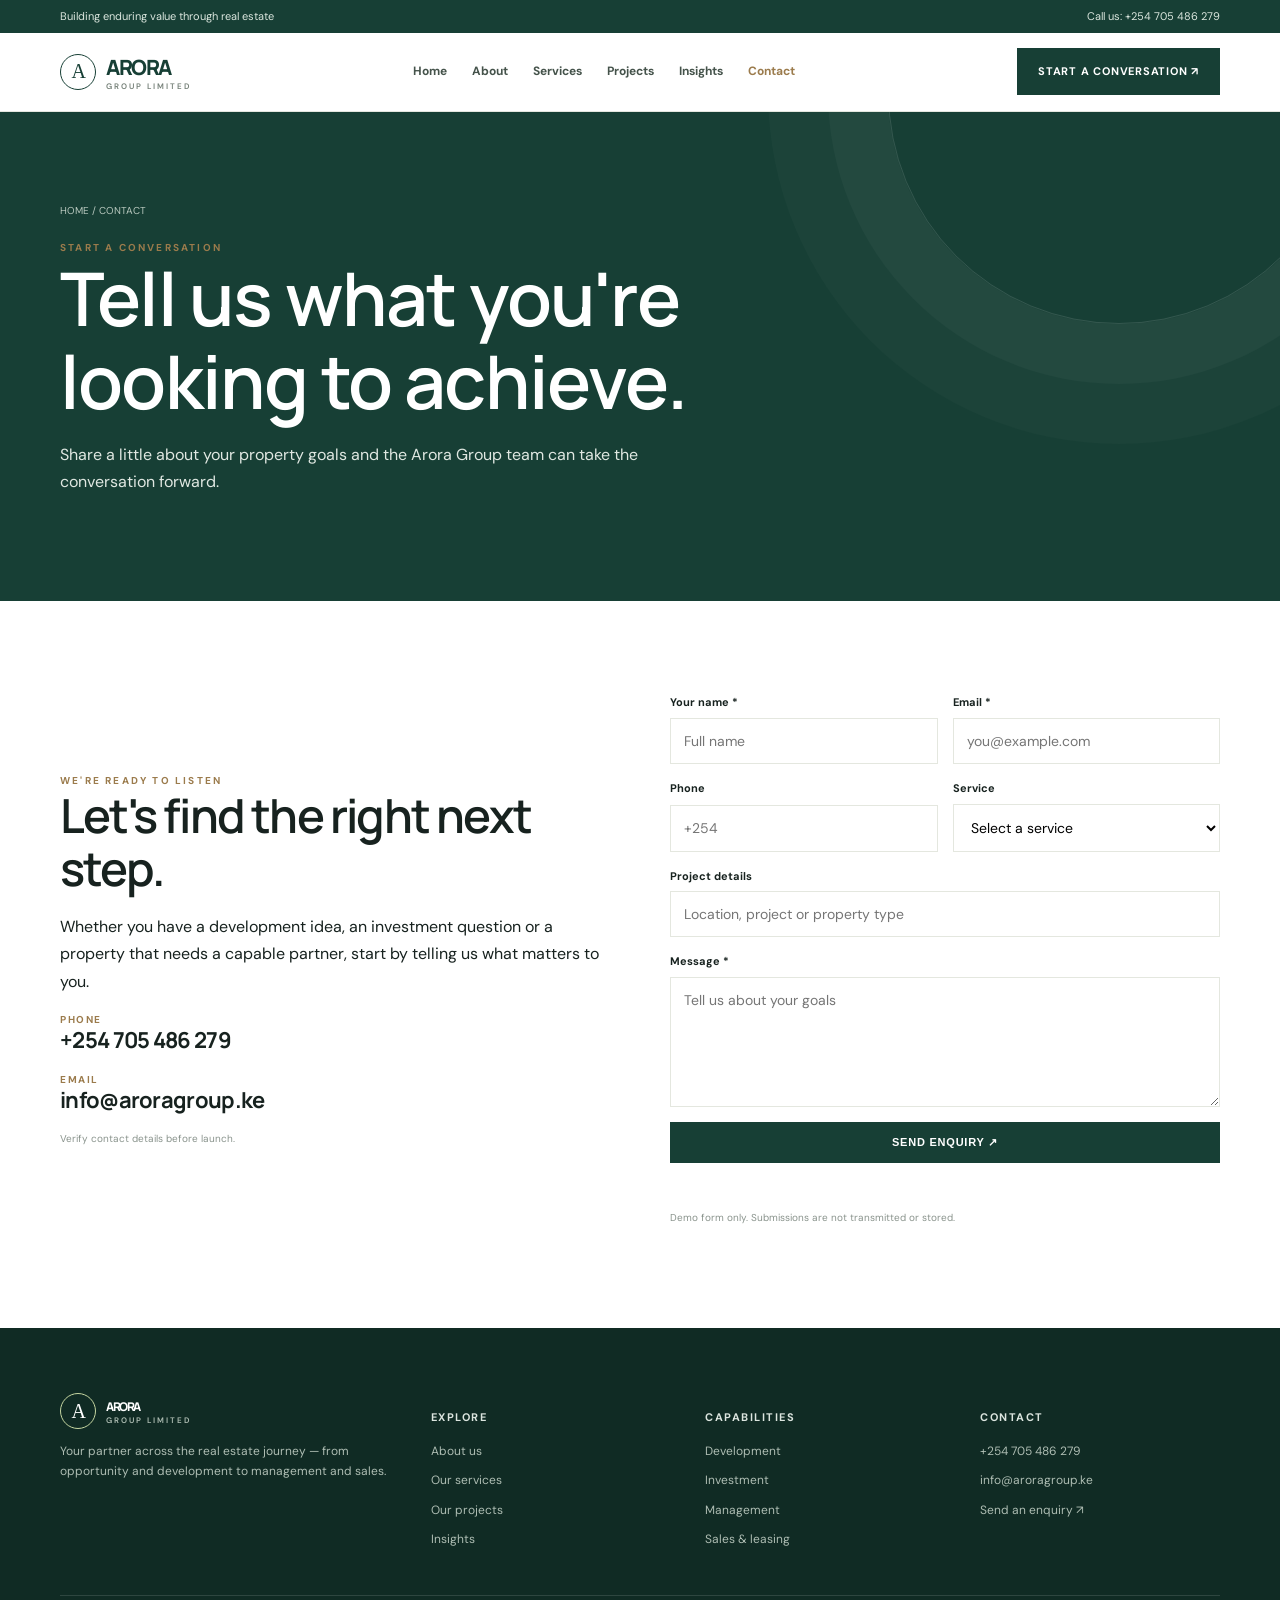
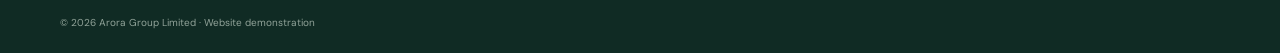
<file: contact.html>
<!doctype html><html lang="en-KE"><head><meta charset="utf-8"><meta name="viewport" content="width=device-width,initial-scale=1"><title>Contact Arora Group | Real Estate Enquiries Kenya</title><meta name="description" content="Contact Arora Group to discuss property development, investment, management, sales or leasing."><meta name="robots" content="index,follow"><meta name="theme-color" content="#173f35"><meta property="og:title" content="Contact Arora Group | Real Estate Enquiries Kenya"><meta property="og:description" content="Contact Arora Group to discuss property development, investment, management, sales or leasing."><link rel="stylesheet" href="assets/styles.css"><script type="application/ld+json">{"@context": "https://schema.org", "@type": "Organization", "name": "Arora Group Limited", "url": "https://aroragroup.ke/", "telephone": "+254705486279", "description": "Kenyan real estate development, investment, management, sales and leasing."}</script></head><body><div class="top"><div class="wrap"><span>Building enduring value through real estate</span><span>Call us: +254 705 486 279</span></div></div><div class="navbox"><nav class="wrap"><a class="logo" href="index.html"><span class="mark">A</span><span>ARORA<small>GROUP LIMITED</small></span></a><button class="toggle" aria-label="Open menu">☰</button><div class="links"><a class="" href="index.html">Home</a><a class="" href="about.html">About</a><a class="" href="services.html">Services</a><a class="" href="projects.html">Projects</a><a class="" href="insights.html">Insights</a><a class="active" href="contact.html">Contact</a></div><a class="btn navcta" href="contact.html">START A CONVERSATION ↗</a></nav></div><main><section class="pagehero"><div class="wrap"><div class="crumb">HOME / CONTACT</div><div class="eyebrow">Start a conversation</div><h1>Tell us what you're looking to achieve.</h1><p>Share a little about your property goals and the Arora Group team can take the conversation forward.</p></div></section><section class="section"><div class="wrap grid2"><div><div class="eyebrow">We're ready to listen</div><h2>Let's find the right next step.</h2><p class="copy">Whether you have a development idea, an investment question or a property that needs a capable partner, start by telling us what matters to you.</p><div class="meta">PHONE</div><h3><a href="tel:+254705486279">+254 705 486 279</a></h3><div class="meta">EMAIL</div><h3><a href="mailto:info@aroragroup.ke">info@aroragroup.ke</a></h3><p style="font-size:10px;color:#89938c">Verify contact details before launch.</p></div><form data-demo-form><div class="formgrid"><div class="field"><label>Your name *</label><input required placeholder="Full name"></div><div class="field"><label>Email *</label><input type="email" required placeholder="you@example.com"></div><div class="field"><label>Phone</label><input type="tel" placeholder="+254"></div><div class="field"><label>Service</label><select><option>Select a service</option><option>Development</option><option>Investment</option><option>Management</option><option>Sales & leasing</option></select></div><div class="field full"><label>Project details</label><input placeholder="Location, project or property type"></div><div class="field full"><label>Message *</label><textarea required placeholder="Tell us about your goals"></textarea></div><div class="field full"><button class="btn">SEND ENQUIRY ↗</button><p class="notice" role="status" style="font-size:12px;color:#68736e"></p><p style="font-size:10px;color:#89938c">Demo form only. Submissions are not transmitted or stored.</p></div></div></form></div></section></main><footer class="footer"><div class="wrap"><div class="footgrid"><div><a class="logo" style="color:white" href="index.html"><span class="mark" style="border-color:#c5d6a1">A</span><span>ARORA<small style="color:#aebdb3">GROUP LIMITED</small></span></a><p>Your partner across the real estate journey — from opportunity and development to management and sales.</p></div><div><h4>Explore</h4><div class="footlinks"><a href="about.html">About us</a><a href="services.html">Our services</a><a href="projects.html">Our projects</a><a href="insights.html">Insights</a></div></div><div><h4>Capabilities</h4><div class="footlinks"><a href="services.html#development">Development</a><a href="services.html#investment">Investment</a><a href="services.html#management">Management</a><a href="services.html#sales">Sales & leasing</a></div></div><div><h4>Contact</h4><div class="footlinks"><a href="tel:+254705486279">+254 705 486 279</a><a href="mailto:info@aroragroup.ke">info@aroragroup.ke</a><a href="contact.html">Send an enquiry ↗</a></div></div></div><div class="copyright">© <span data-year>2026</span> Arora Group Limited · Website demonstration</div></div></footer><script src="assets/main.js"></script></body></html>
</file>
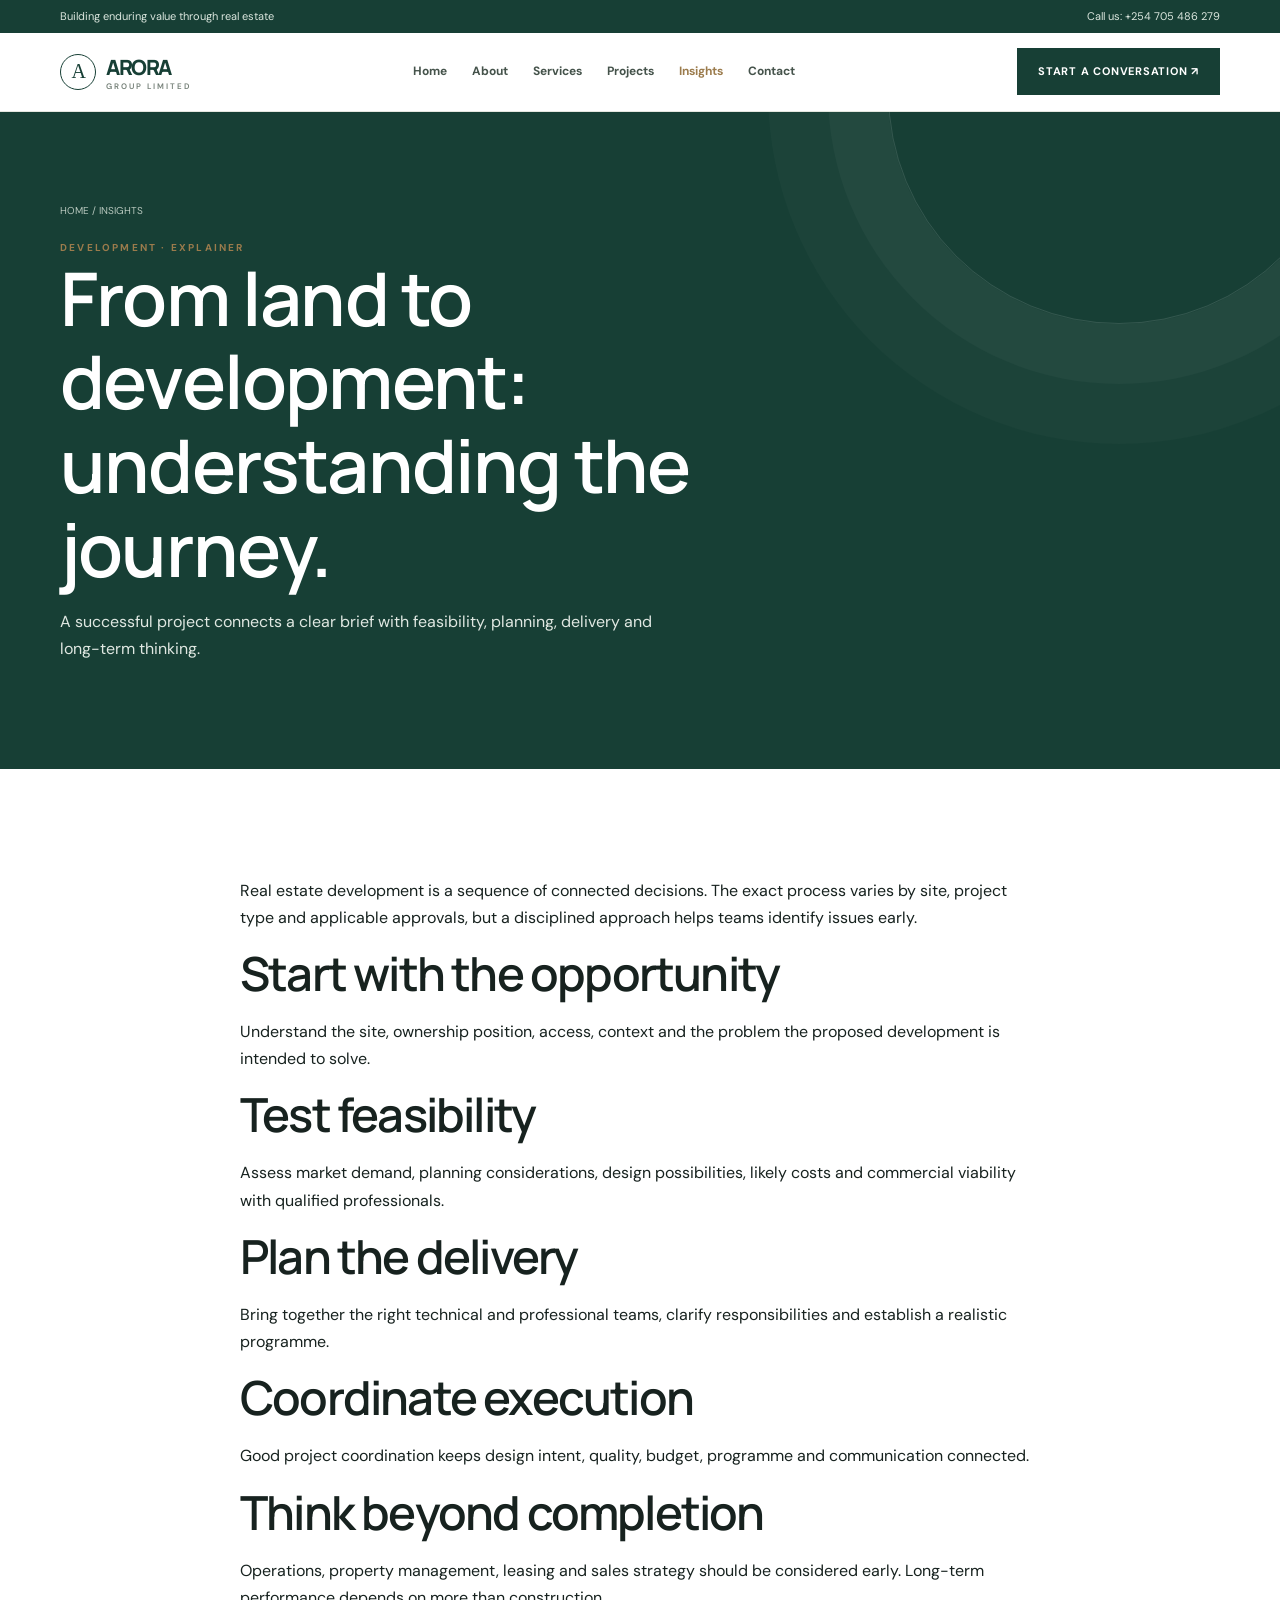
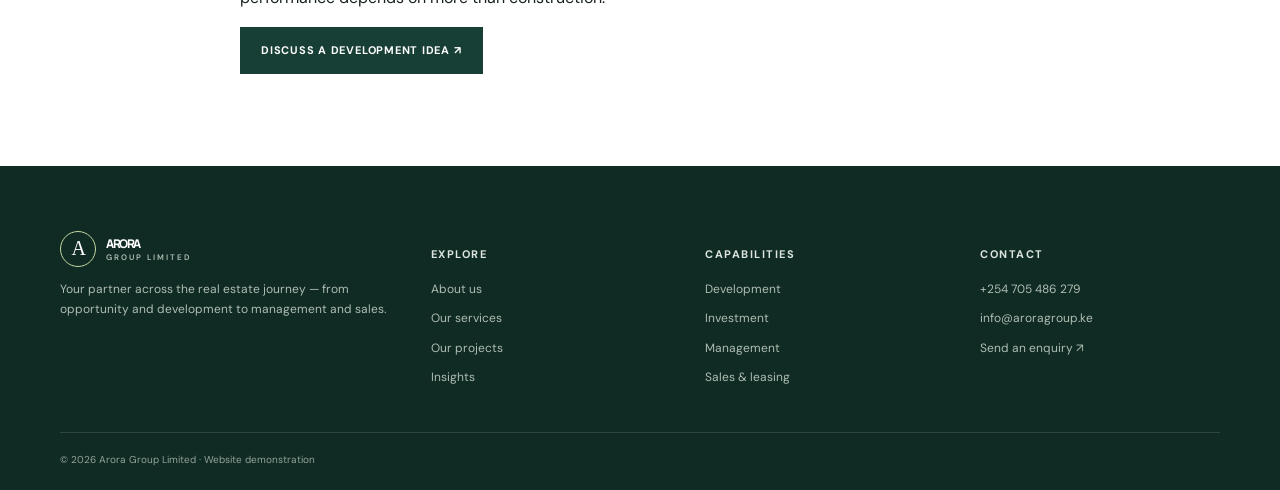
<file: from-land-to-development.html>
<!doctype html><html lang="en-KE"><head><meta charset="utf-8"><meta name="viewport" content="width=device-width,initial-scale=1"><title>From Land to Development | Arora Group</title><meta name="description" content="Understand the broad stages involved in taking a property development concept from opportunity through delivery."><meta name="robots" content="index,follow"><meta name="theme-color" content="#173f35"><meta property="og:title" content="From Land to Development | Arora Group"><meta property="og:description" content="Understand the broad stages involved in taking a property development concept from opportunity through delivery."><link rel="stylesheet" href="../assets/styles.css"><script type="application/ld+json">{"@context": "https://schema.org", "@type": "Organization", "name": "Arora Group Limited", "url": "https://aroragroup.ke/", "telephone": "+254705486279", "description": "Kenyan real estate development, investment, management, sales and leasing."}</script></head><body><div class="top"><div class="wrap"><span>Building enduring value through real estate</span><span>Call us: +254 705 486 279</span></div></div><div class="navbox"><nav class="wrap"><a class="logo" href="../index.html"><span class="mark">A</span><span>ARORA<small>GROUP LIMITED</small></span></a><button class="toggle" aria-label="Open menu">☰</button><div class="links"><a class="" href="../index.html">Home</a><a class="" href="../about.html">About</a><a class="" href="../services.html">Services</a><a class="" href="../projects.html">Projects</a><a class="active" href="../insights.html">Insights</a><a class="" href="../contact.html">Contact</a></div><a class="btn navcta" href="../contact.html">START A CONVERSATION ↗</a></nav></div><main><section class="pagehero"><div class="wrap"><div class="crumb"><a href="../index.html">HOME</a> / <a href="../insights.html">INSIGHTS</a></div><div class="eyebrow">Development · Explainer</div><h1>From land to development: understanding the journey.</h1><p>A successful project connects a clear brief with feasibility, planning, delivery and long-term thinking.</p></div></section><section class="section"><div class="wrap" style="max-width:800px"><p>Real estate development is a sequence of connected decisions. The exact process varies by site, project type and applicable approvals, but a disciplined approach helps teams identify issues early.</p><h2>Start with the opportunity</h2><p>Understand the site, ownership position, access, context and the problem the proposed development is intended to solve.</p><h2>Test feasibility</h2><p>Assess market demand, planning considerations, design possibilities, likely costs and commercial viability with qualified professionals.</p><h2>Plan the delivery</h2><p>Bring together the right technical and professional teams, clarify responsibilities and establish a realistic programme.</p><h2>Coordinate execution</h2><p>Good project coordination keeps design intent, quality, budget, programme and communication connected.</p><h2>Think beyond completion</h2><p>Operations, property management, leasing and sales strategy should be considered early. Long-term performance depends on more than construction.</p><a class="btn" href="../contact.html">DISCUSS A DEVELOPMENT IDEA ↗</a></div></section></main><footer class="footer"><div class="wrap"><div class="footgrid"><div><a class="logo" style="color:white" href="../index.html"><span class="mark" style="border-color:#c5d6a1">A</span><span>ARORA<small style="color:#aebdb3">GROUP LIMITED</small></span></a><p>Your partner across the real estate journey — from opportunity and development to management and sales.</p></div><div><h4>Explore</h4><div class="footlinks"><a href="../about.html">About us</a><a href="../services.html">Our services</a><a href="../projects.html">Our projects</a><a href="../insights.html">Insights</a></div></div><div><h4>Capabilities</h4><div class="footlinks"><a href="services.html#development">Development</a><a href="services.html#investment">Investment</a><a href="services.html#management">Management</a><a href="services.html#sales">Sales & leasing</a></div></div><div><h4>Contact</h4><div class="footlinks"><a href="tel:+254705486279">+254 705 486 279</a><a href="mailto:info@aroragroup.ke">info@aroragroup.ke</a><a href="../contact.html">Send an enquiry ↗</a></div></div></div><div class="copyright">© <span data-year>2026</span> Arora Group Limited · Website demonstration</div></div></footer><script src="../assets/main.js"></script></body></html>
</file>
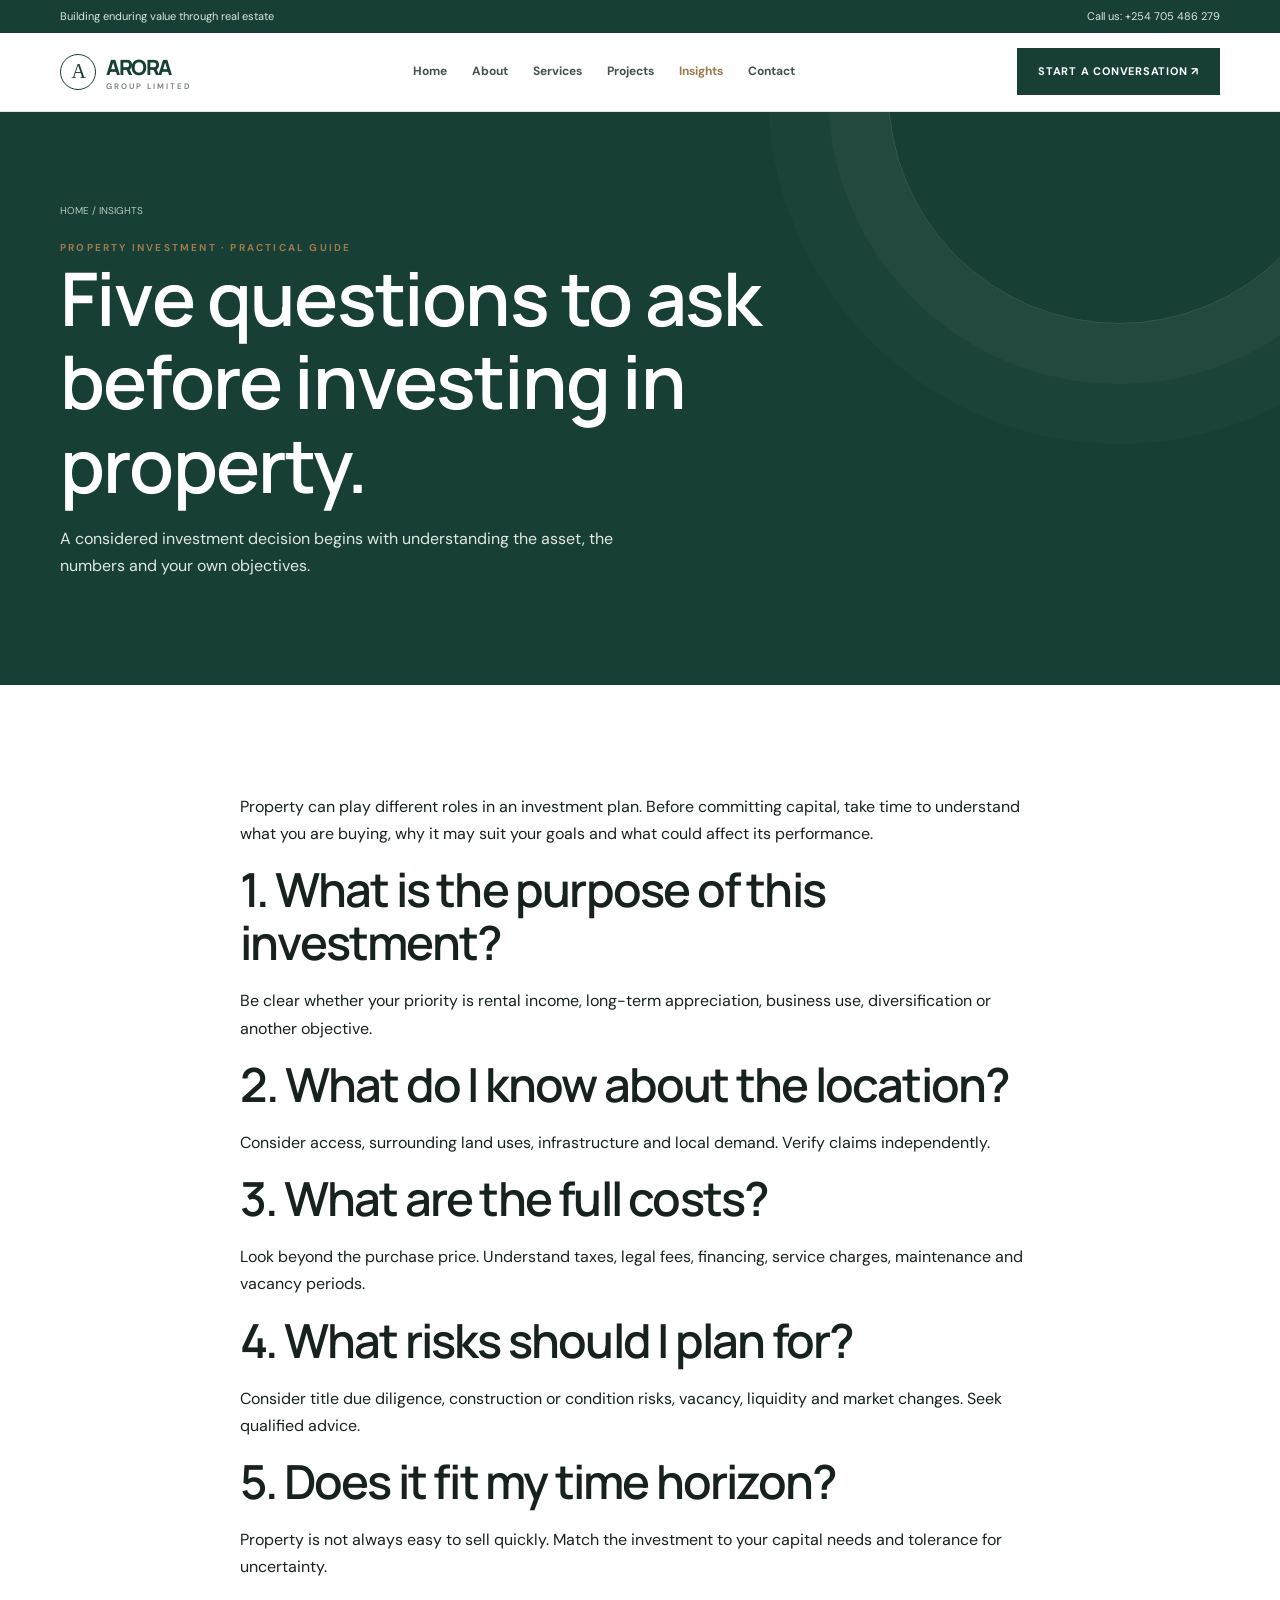
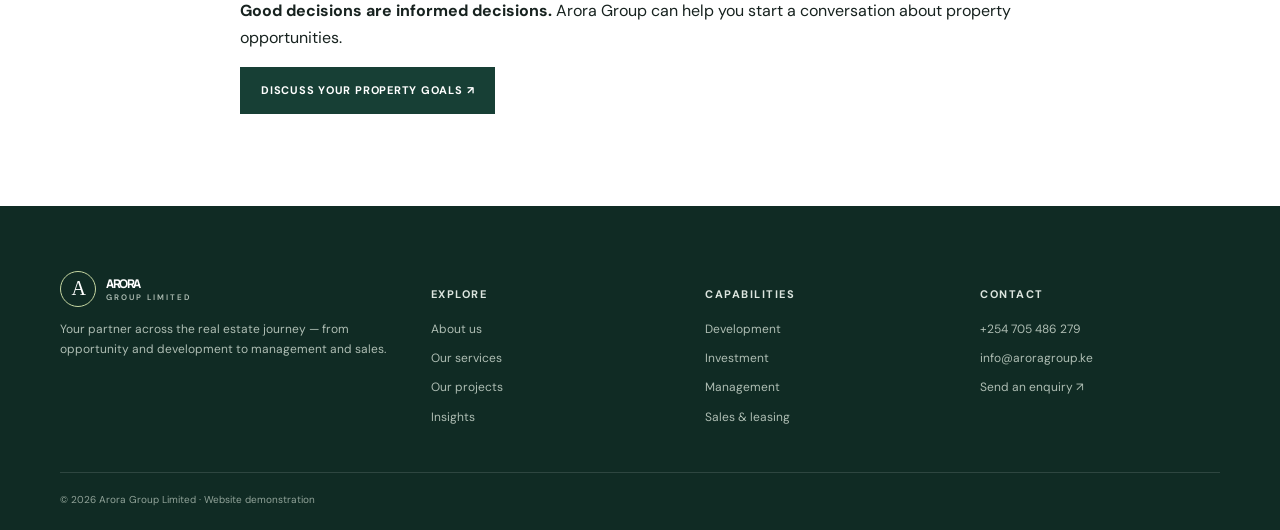
<file: property-investment-checklist.html>
<!doctype html><html lang="en-KE"><head><meta charset="utf-8"><meta name="viewport" content="width=device-width,initial-scale=1"><title>Five Questions Before Investing in Property | Arora Group</title><meta name="description" content="A practical checklist of questions to ask when assessing a real estate investment opportunity in Kenya."><meta name="robots" content="index,follow"><meta name="theme-color" content="#173f35"><meta property="og:title" content="Five Questions Before Investing in Property | Arora Group"><meta property="og:description" content="A practical checklist of questions to ask when assessing a real estate investment opportunity in Kenya."><link rel="stylesheet" href="../assets/styles.css"><script type="application/ld+json">{"@context": "https://schema.org", "@type": "Organization", "name": "Arora Group Limited", "url": "https://aroragroup.ke/", "telephone": "+254705486279", "description": "Kenyan real estate development, investment, management, sales and leasing."}</script></head><body><div class="top"><div class="wrap"><span>Building enduring value through real estate</span><span>Call us: +254 705 486 279</span></div></div><div class="navbox"><nav class="wrap"><a class="logo" href="../index.html"><span class="mark">A</span><span>ARORA<small>GROUP LIMITED</small></span></a><button class="toggle" aria-label="Open menu">☰</button><div class="links"><a class="" href="../index.html">Home</a><a class="" href="../about.html">About</a><a class="" href="../services.html">Services</a><a class="" href="../projects.html">Projects</a><a class="active" href="../insights.html">Insights</a><a class="" href="../contact.html">Contact</a></div><a class="btn navcta" href="../contact.html">START A CONVERSATION ↗</a></nav></div><main><section class="pagehero"><div class="wrap"><div class="crumb"><a href="../index.html">HOME</a> / <a href="../insights.html">INSIGHTS</a></div><div class="eyebrow">Property investment · Practical guide</div><h1>Five questions to ask before investing in property.</h1><p>A considered investment decision begins with understanding the asset, the numbers and your own objectives.</p></div></section><section class="section"><div class="wrap" style="max-width:800px"><p>Property can play different roles in an investment plan. Before committing capital, take time to understand what you are buying, why it may suit your goals and what could affect its performance.</p><h2>1. What is the purpose of this investment?</h2><p>Be clear whether your priority is rental income, long-term appreciation, business use, diversification or another objective.</p><h2>2. What do I know about the location?</h2><p>Consider access, surrounding land uses, infrastructure and local demand. Verify claims independently.</p><h2>3. What are the full costs?</h2><p>Look beyond the purchase price. Understand taxes, legal fees, financing, service charges, maintenance and vacancy periods.</p><h2>4. What risks should I plan for?</h2><p>Consider title due diligence, construction or condition risks, vacancy, liquidity and market changes. Seek qualified advice.</p><h2>5. Does it fit my time horizon?</h2><p>Property is not always easy to sell quickly. Match the investment to your capital needs and tolerance for uncertainty.</p><p><b>Good decisions are informed decisions.</b> Arora Group can help you start a conversation about property opportunities.</p><a class="btn" href="../contact.html">DISCUSS YOUR PROPERTY GOALS ↗</a></div></section></main><footer class="footer"><div class="wrap"><div class="footgrid"><div><a class="logo" style="color:white" href="../index.html"><span class="mark" style="border-color:#c5d6a1">A</span><span>ARORA<small style="color:#aebdb3">GROUP LIMITED</small></span></a><p>Your partner across the real estate journey — from opportunity and development to management and sales.</p></div><div><h4>Explore</h4><div class="footlinks"><a href="../about.html">About us</a><a href="../services.html">Our services</a><a href="../projects.html">Our projects</a><a href="../insights.html">Insights</a></div></div><div><h4>Capabilities</h4><div class="footlinks"><a href="services.html#development">Development</a><a href="services.html#investment">Investment</a><a href="services.html#management">Management</a><a href="services.html#sales">Sales & leasing</a></div></div><div><h4>Contact</h4><div class="footlinks"><a href="tel:+254705486279">+254 705 486 279</a><a href="mailto:info@aroragroup.ke">info@aroragroup.ke</a><a href="../contact.html">Send an enquiry ↗</a></div></div></div><div class="copyright">© <span data-year>2026</span> Arora Group Limited · Website demonstration</div></div></footer><script src="../assets/main.js"></script></body></html>
</file>
<file: assets/styles.css>
@import url('https://fonts.googleapis.com/css2?family=DM+Sans:wght@400;500;600;700&family=Manrope:wght@400;500;600;700;800&display=swap');
:root{--green:#173f35;--deep:#102b24;--lime:#c5d6a1;--cream:#f4f3ed;--ink:#17221f;--muted:#68736e;--line:#e4e7df;--gold:#9b7b4c}*{box-sizing:border-box}html{scroll-behavior:smooth}body{margin:0;color:var(--ink);font:16px/1.7 'DM Sans',sans-serif}a{color:inherit;text-decoration:none}.wrap{width:min(1160px,calc(100% - 44px));margin:auto}.top{background:var(--green);color:#dce7df;padding:7px 0;font-size:11px}.top .wrap{display:flex;justify-content:space-between}.navbox{position:sticky;top:0;z-index:9;background:#ffffffed;backdrop-filter:blur(14px);border-bottom:1px solid var(--line)}nav{height:78px;display:flex;align-items:center;justify-content:space-between;gap:20px}.logo{font:800 21px Manrope,sans-serif;letter-spacing:-1.4px;color:var(--green);display:flex;align-items:center;gap:10px}.mark{border:1px solid var(--green);border-radius:50%;width:36px;height:36px;display:grid;place-items:center;font:20px Georgia}.logo small{display:block;font:600 8px 'DM Sans';letter-spacing:2px;color:#758078}.links{display:flex;gap:25px;font-size:12px;font-weight:700;color:#45534b}.links a:hover,.links .active{color:var(--gold)}.btn{display:inline-block;padding:13px 20px;background:var(--green);color:white;font-size:11px;font-weight:700;letter-spacing:.07em;border:1px solid var(--green);transition:.25s}.btn:hover{transform:translateY(-2px);background:#24594a}.btn.light{background:var(--lime);border-color:var(--lime);color:var(--green)}.toggle{display:none;background:none;border:0;font-size:24px}.eyebrow{font-size:10px;letter-spacing:2.2px;text-transform:uppercase;color:var(--gold);font-weight:700}h1,h2,h3{font-family:Manrope,sans-serif;line-height:1.13;letter-spacing:-1.8px;margin:0 0 18px}h1{font-size:clamp(43px,6vw,74px);font-weight:600}h2{font-size:clamp(31px,4vw,47px);font-weight:600}h3{font-size:22px;letter-spacing:-.7px}.hero{min-height:630px;display:flex;align-items:center;color:#fff;background:linear-gradient(90deg,#0b211be8,#0b211b86 53%,#0b211b14),url('https://images.unsplash.com/photo-1600607687939-ce8a6c25118c?auto=format&fit=crop&w=2000&q=85') center/cover}.hero .content{max-width:670px;padding:100px 0}.hero .eyebrow{color:var(--lime)}.hero p,.pagehero p{max-width:610px;color:#e0e8e2;font-size:16px}.actions{display:flex;gap:12px;flex-wrap:wrap;margin-top:28px}.section{padding:92px 0}.soft{background:var(--cream)}.grid2{display:grid;grid-template-columns:1fr 1fr;gap:60px;align-items:center}.photo{min-height:420px;overflow:hidden;position:relative;background:#e6e9e3}.photo img{width:100%;height:100%;min-height:420px;object-fit:cover;transition:.7s}.photo:hover img{transform:scale(1.04)}.note{position:absolute;bottom:18px;left:18px;background:#fff;padding:15px 18px;font-size:12px;box-shadow:0 15px 40px #142b2014}.copy p,.intro p{color:var(--muted)}.stats{display:grid;grid-template-columns:repeat(4,1fr);border-block:1px solid var(--line);margin-top:45px}.stat{padding:24px 18px;border-right:1px solid var(--line)}.stat:last-child{border:0}.stat strong{display:block;font:700 29px Manrope;color:var(--green)}.stat span{font-size:11px;color:var(--muted)}.services{display:grid;grid-template-columns:repeat(4,1fr);border:1px solid var(--line);background:var(--line);gap:1px}.service{background:white;padding:26px 22px;min-height:230px}.service p,.card p{font-size:13px;color:var(--muted)}.number,.meta{font-size:10px;letter-spacing:1.5px;text-transform:uppercase;color:var(--gold);font-weight:700}.service h3{margin-top:27px}.cards{display:grid;grid-template-columns:repeat(2,1fr);gap:24px}.card{border:1px solid var(--line);transition:.3s}.card:hover{transform:translateY(-6px);box-shadow:0 22px 55px #142b2014}.card img{width:100%;height:260px;object-fit:cover}.cardbody{padding:24px}.arrow{font-size:11px;color:var(--green);font-weight:700;letter-spacing:1px}.pagehero{background:var(--green);color:white;padding:90px 0;position:relative;overflow:hidden}.pagehero:after{content:'';position:absolute;width:460px;height:460px;border:1px solid #ffffff20;border-radius:50%;right:-70px;top:-250px;box-shadow:0 0 0 60px #ffffff08,0 0 0 120px #ffffff05}.pagehero h1{max-width:800px}.crumb{font-size:10px;color:#b8c8be;margin-bottom:20px}.band{background:var(--green);color:white;padding:60px 0}.band .wrap{display:flex;align-items:center;justify-content:space-between;gap:25px}.band h2{font-size:clamp(27px,3vw,38px);max-width:700px;margin:0}.faq{border-top:1px solid var(--line)}details{padding:20px 0;border-bottom:1px solid var(--line)}summary{cursor:pointer;font-weight:700;list-style:none;display:flex;justify-content:space-between}summary:after{content:'+';color:var(--gold);font-size:20px}details[open] summary:after{content:'−'}details p{font-size:13px;color:var(--muted)}.detail{display:grid;grid-template-columns:1.2fr .8fr;gap:45px}.detail>img{width:100%;height:470px;object-fit:cover}.panel{background:var(--cream);padding:28px;height:max-content}.panel dt{font-size:10px;text-transform:uppercase;color:var(--muted);margin-top:18px}.panel dd{margin:2px 0;font-weight:700}.formgrid{display:grid;grid-template-columns:1fr 1fr;gap:15px}.field{display:grid;gap:6px}.field.full{grid-column:1/-1}.field label{font-size:11px;font-weight:700}.field input,.field select,.field textarea{padding:13px;border:1px solid var(--line);font:14px 'DM Sans';background:white}.field textarea{min-height:130px}.footer{background:var(--deep);color:#dce5df;padding:65px 0 22px}.footgrid{display:grid;grid-template-columns:1.4fr 1fr 1fr 1fr;gap:35px}.footer h4{font-size:11px;letter-spacing:1.5px;text-transform:uppercase}.footer p,.footer a{font-size:12px;color:#aebdb3}.footlinks{display:grid;gap:9px}.copyright{border-top:1px solid #ffffff20;margin-top:45px;padding-top:18px;font-size:10px;color:#91a399}.reveal{animation:rise .7s both}@keyframes rise{from{opacity:0;transform:translateY(20px)}to{opacity:1;transform:none}}@media(max-width:850px){.links{gap:13px}.links a{font-size:10px}.navcta{display:none}.services{grid-template-columns:1fr 1fr}.footgrid{grid-template-columns:1fr 1fr}}@media(max-width:650px){.top .wrap{justify-content:center}.top span:last-child{display:none}nav{height:68px}.toggle{display:block}.links{display:none;position:absolute;top:68px;left:0;right:0;background:white;padding:22px;flex-direction:column;border-bottom:1px solid var(--line)}.links.open{display:flex}.hero{min-height:570px;background-position:60% center}.section{padding:68px 0}.grid2,.detail{grid-template-columns:1fr;gap:30px}.photo,.photo img{min-height:310px}.stats{grid-template-columns:1fr 1fr}.stat:nth-child(2){border-right:0}.stat:nth-child(-n+2){border-bottom:1px solid var(--line)}.services{grid-template-columns:1fr 1fr}.cards{grid-template-columns:1fr}.band .wrap{display:block}.band .btn{margin-top:22px}.footgrid{grid-template-columns:1fr 1fr}.formgrid{grid-template-columns:1fr}.field.full{grid-column:auto}.detail>img{height:320px}}
</file>
